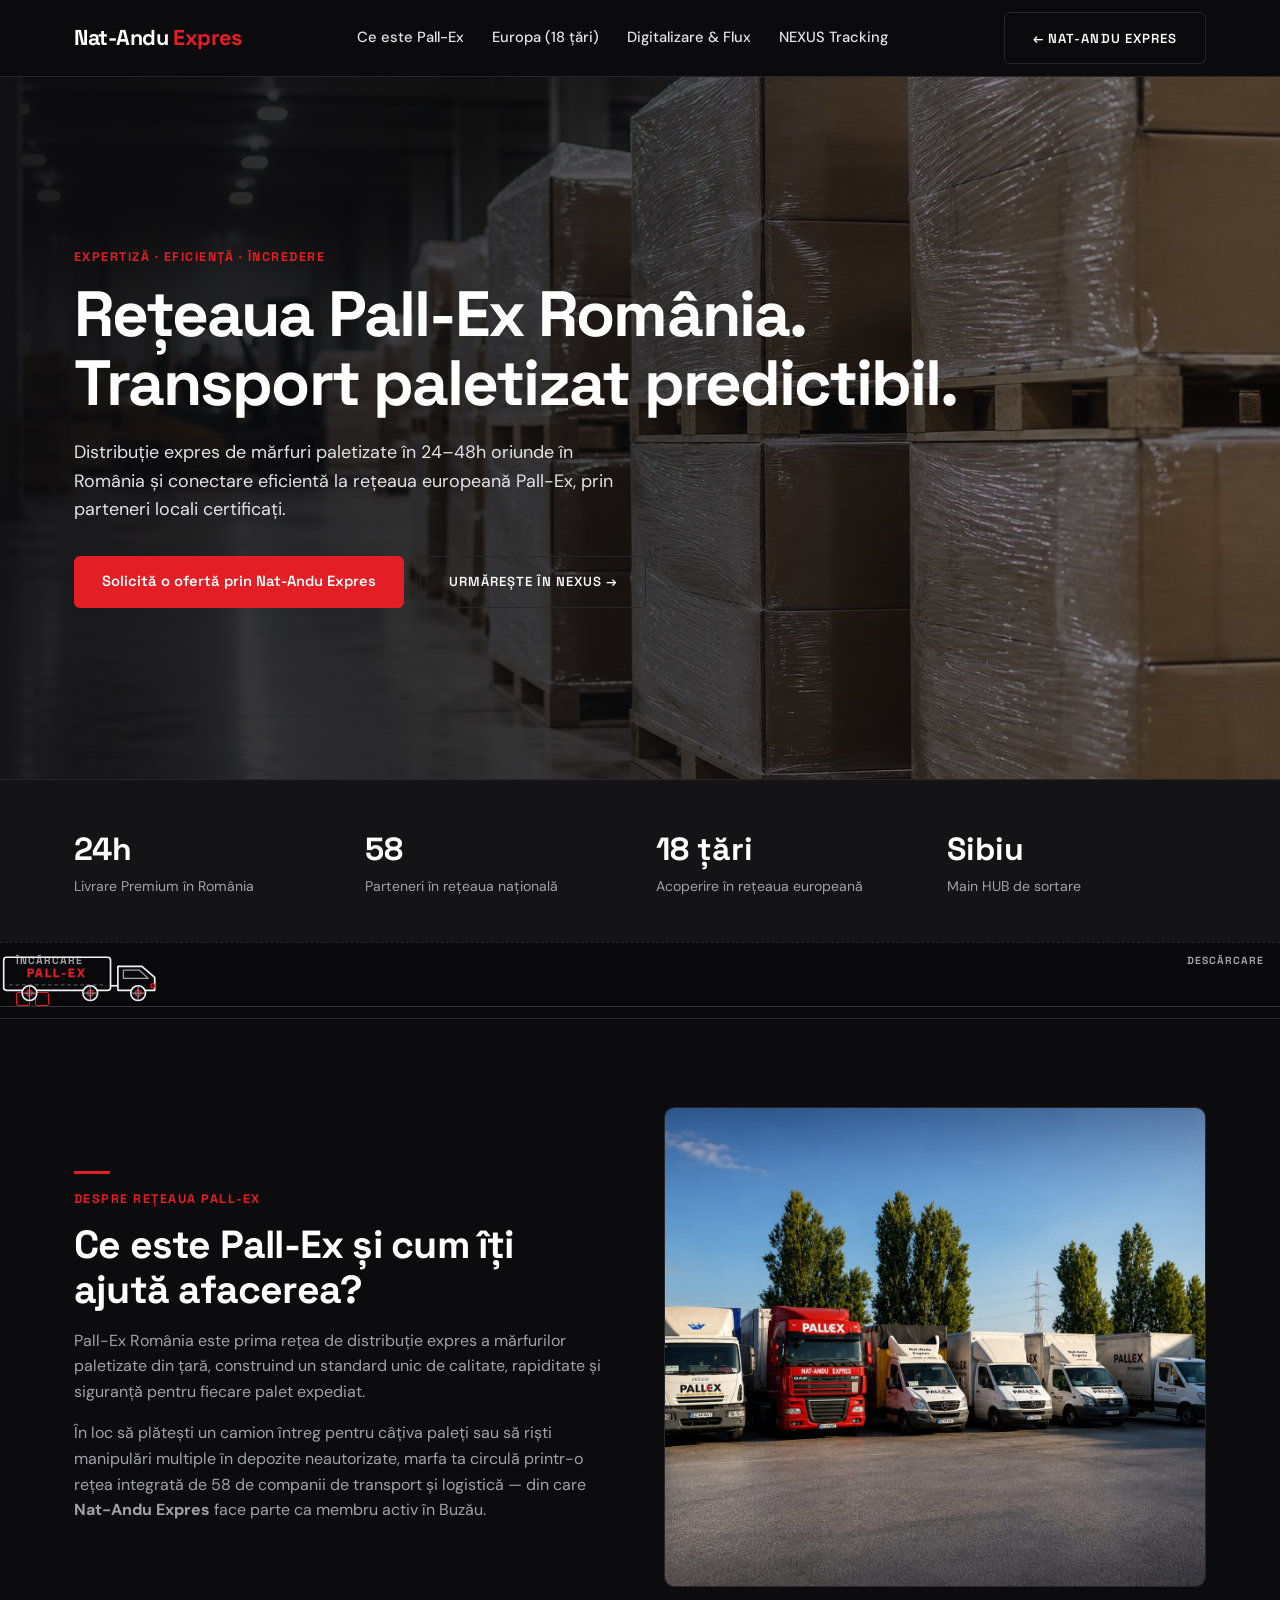
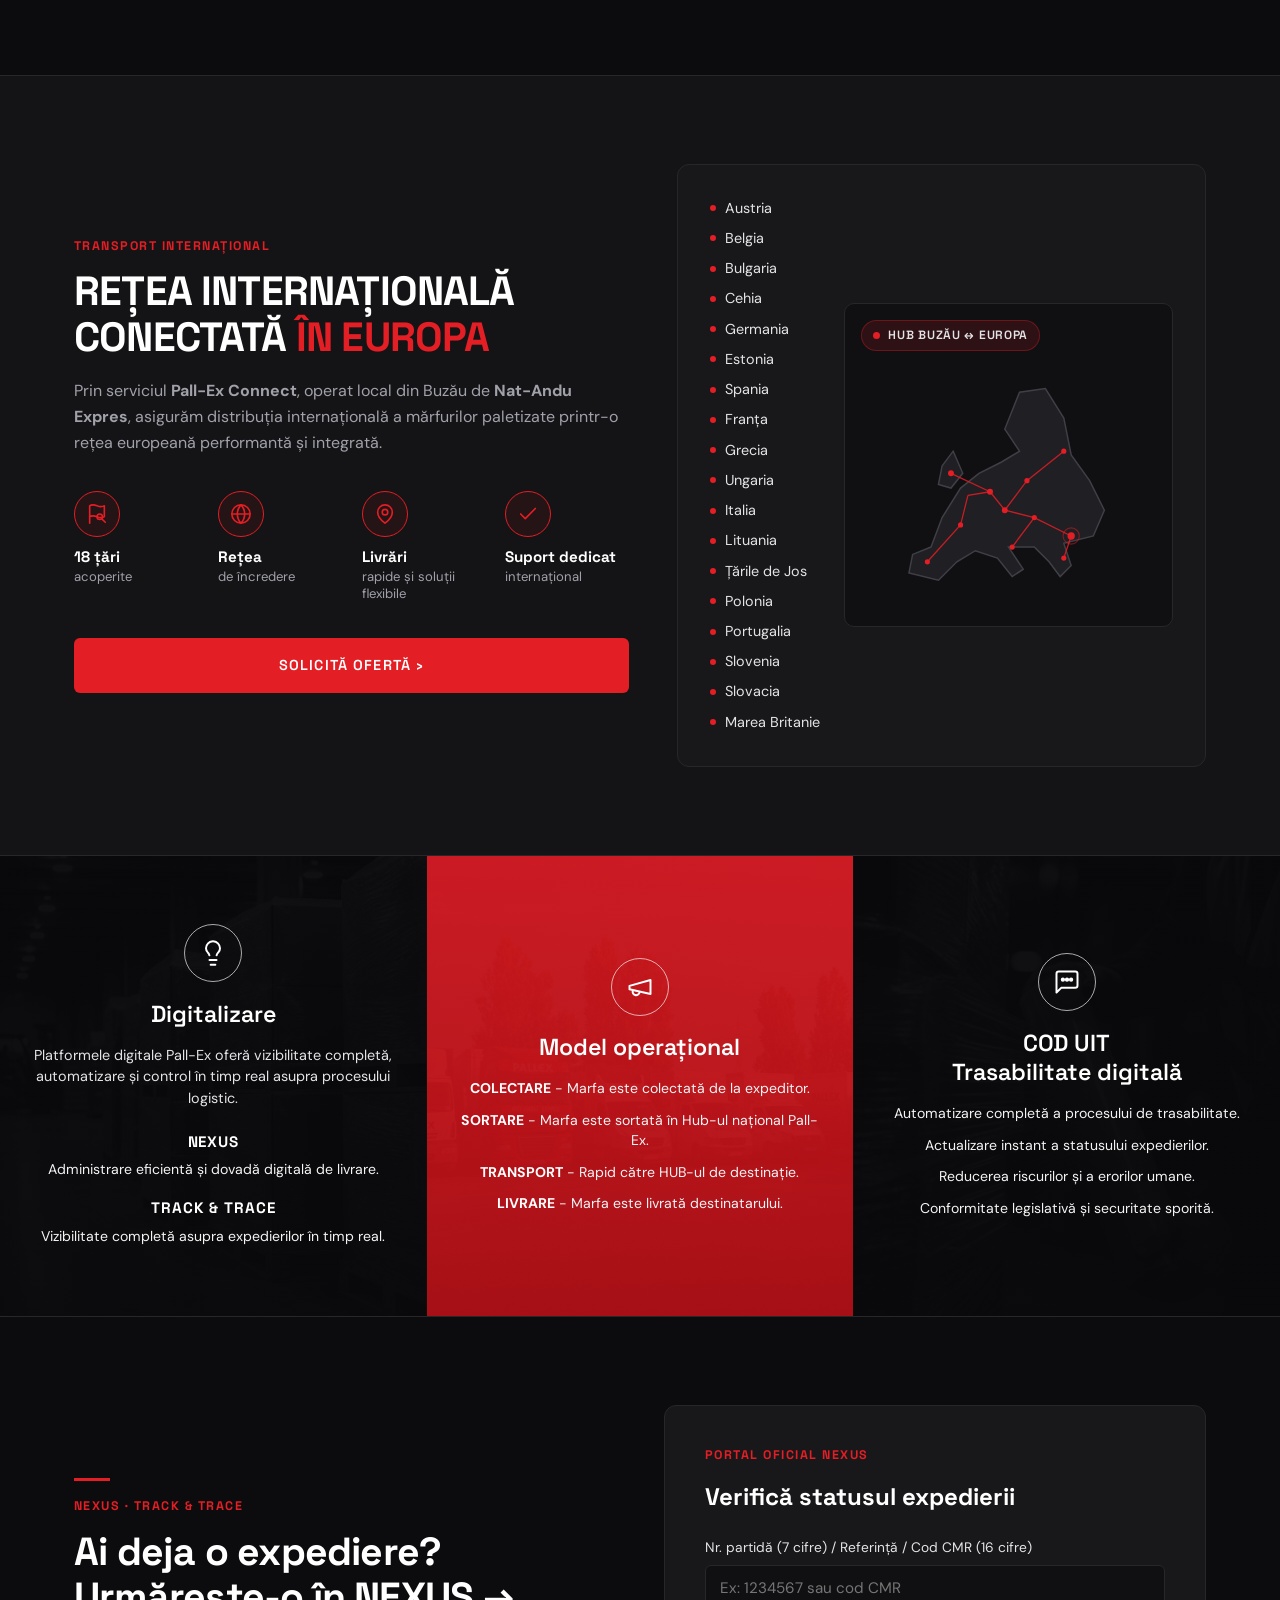
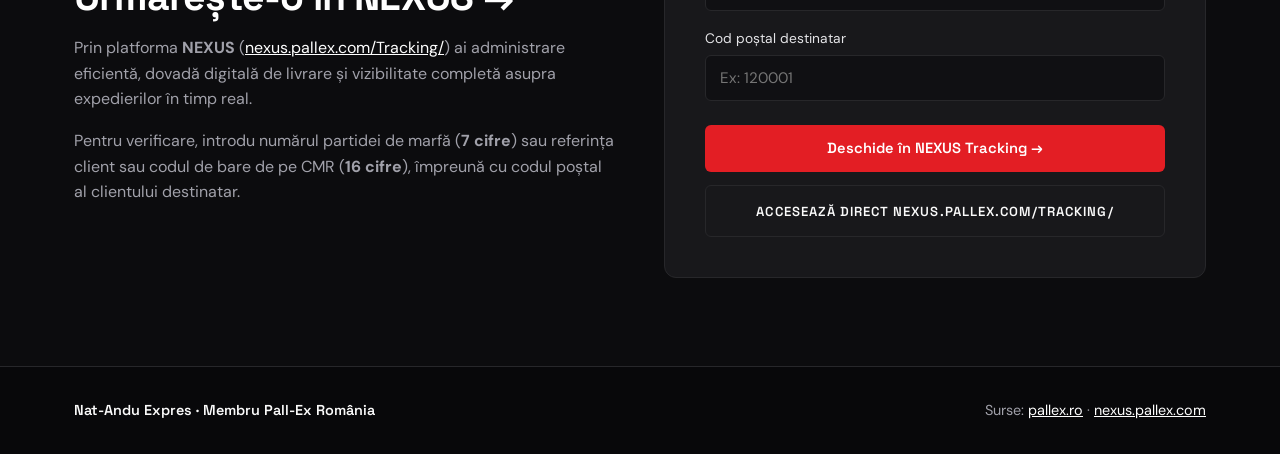
<file: pallex.html>
<!DOCTYPE html>
<html lang="ro">
  <head>
    <meta charset="utf-8">
    <meta name="viewport" content="width=device-width, initial-scale=1">
    <title>Rețeaua Pall-Ex România | Distribuție expres de mărfuri paletizate</title>
    <meta name="description" content="Descoperă rețeaua Pall-Ex România: livrare premium în 24h, acoperire națională prin 58 de parteneri, sistem Track & Trace, NEXUS și conexiune europeană.">
    
    <link rel="preconnect" href="https://fonts.googleapis.com">
    <link rel="preconnect" href="https://fonts.gstatic.com" crossorigin>
    <link rel="stylesheet" href="https://fonts.googleapis.com/css2?family=Space+Grotesk:wght@500;600;700&family=DM+Sans:wght@400;500&display=swap">
    <link rel="stylesheet" href="Styles (2).css">
  </head>
  <body id="top">
    <!-- Header -->
    <header class="site-header">
      <div class="container header-inner">
        <a class="brand" href="index.html">Nat-Andu <span>Expres</span></a>

        <nav class="nav" id="nav">
          <a href="#ce-este">Ce este Pall-Ex</a>
          <a href="#international">Europa (18 țări)</a>
          <a href="#piloni-digitali">Digitalizare &amp; Flux</a>
          <a href="#tracking">NEXUS Tracking</a>
        </nav>

        <a class="btn btn-ghost" href="index.html">← Nat-Andu Expres</a>

        <button class="nav-toggle" id="navToggle" aria-label="Meniu" aria-expanded="false">
          <span></span><span></span><span></span>
        </button>
      </div>
    </header>

    <main>
      <!-- Hero Pall-Ex -->
      <section class="hero">
        <img class="hero-img" src="assets/warehouse-pallets.jpg" alt="Terminal logistic și paleți pregătiți pentru distribuție în rețeaua Pall-Ex" width="1920" height="1200">
        <div class="hero-scrim"></div>
        <div class="container hero-content">
          <p class="eyebrow">Expertiză · Eficiență · Încredere</p>
          <h1>Rețeaua Pall-Ex România.<br>Transport paletizat predictibil.</h1>
          <p class="lead">
            Distribuție expres de mărfuri paletizate în 24–48h oriunde în România și conectare
            eficientă la rețeaua europeană Pall-Ex, prin parteneri locali certificați.
          </p>
          <div class="hero-actions">
            <a class="btn btn-primary" href="index.html#contact">Solicită o ofertă prin Nat-Andu Expres</a>
            <a class="btn btn-ghost" href="https://nexus.pallex.com/Tracking/" target="_blank" rel="noreferrer">Urmărește în NEXUS →</a>
          </div>
        </div>
      </section>

      <!-- Stats Pall-Ex + Animație Camion Pall-Ex (Dus-Întors Continuu) -->
      <section class="band stats">
        <div class="container stats-grid">
          <div class="stat">
            <p class="stat-value">24h</p>
            <p class="stat-label">Livrare Premium în România</p>
          </div>
          <div class="stat">
            <p class="stat-value">58</p>
            <p class="stat-label">Parteneri în rețeaua națională</p>
          </div>
          <div class="stat">
            <p class="stat-value">18 țări</p>
            <p class="stat-label">Acoperire în rețeaua europeană</p>
          </div>
          <div class="stat">
            <p class="stat-value">Sibiu</p>
            <p class="stat-label">Main HUB de sortare</p>
          </div>
        </div>

        <div class="truck-lane" aria-hidden="true">
          <div class="dock-station dock-left">
            <span class="dock-label">ÎNCĂRCARE</span>
            <div class="pallet-box pallet-load-1"></div>
            <div class="pallet-box pallet-load-2"></div>
          </div>

          <div class="pallex-truck-runner">
            <div class="pallex-truck-flip">
              <svg class="pallex-truck-svg" viewBox="0 0 190 64" fill="none" xmlns="http://www.w3.org/2000/svg">
                <rect x="4" y="10" width="116" height="36" rx="3" stroke="#f4f4f5" stroke-width="1.8"/>
                <line x1="10" y1="40" x2="114" y2="40" stroke="#52525b" stroke-width="1.2" stroke-dasharray="4 3"/>
                <text x="62" y="31" text-anchor="middle" fill="#e31e24" stroke="#e31e24" stroke-width="0.4" font-family="Space Grotesk, sans-serif" font-size="13" font-weight="700" letter-spacing="2.2">PALL-EX</text>

                <line x1="120" y1="41" x2="128" y2="41" stroke="#f4f4f5" stroke-width="1.8"/>

                <path d="M128 20 H154 L168 32 V46 H128 Z" stroke="#f4f4f5" stroke-width="1.8" stroke-linejoin="round"/>
                <path d="M134 24 H151 L161 33 H134 Z" stroke="#a1a1aa" stroke-width="1.4" stroke-linejoin="round"/>
                <rect x="164" y="39" width="4" height="4" rx="1" stroke="#e31e24" stroke-width="1.4"/>

                <g class="truck-wheel" style="transform-origin: 32px 49px;">
                  <circle cx="32" cy="49" r="8" fill="#0c0c0e" stroke="#f4f4f5" stroke-width="1.8"/>
                  <circle cx="32" cy="49" r="3" stroke="#e31e24" stroke-width="1.4"/>
                  <line x1="32" y1="41" x2="32" y2="57" stroke="#a1a1aa" stroke-width="1.1"/>
                  <line x1="24" y1="49" x2="40" y2="49" stroke="#a1a1aa" stroke-width="1.1"/>
                </g>

                <g class="truck-wheel" style="transform-origin: 98px 49px;">
                  <circle cx="98" cy="49" r="8" fill="#0c0c0e" stroke="#f4f4f5" stroke-width="1.8"/>
                  <circle cx="98" cy="49" r="3" stroke="#e31e24" stroke-width="1.4"/>
                  <line x1="98" y1="41" x2="98" y2="57" stroke="#a1a1aa" stroke-width="1.1"/>
                  <line x1="90" y1="49" x2="106" y2="49" stroke="#a1a1aa" stroke-width="1.1"/>
                </g>

                <g class="truck-wheel" style="transform-origin: 150px 49px;">
                  <circle cx="150" cy="49" r="8" fill="#0c0c0e" stroke="#f4f4f5" stroke-width="1.8"/>
                  <circle cx="150" cy="49" r="3" stroke="#e31e24" stroke-width="1.4"/>
                  <line x1="150" y1="41" x2="150" y2="57" stroke="#a1a1aa" stroke-width="1.1"/>
                  <line x1="142" y1="49" x2="158" y2="49" stroke="#a1a1aa" stroke-width="1.1"/>
                </g>
              </svg>
            </div>
          </div>

          <div class="dock-station dock-right">
            <span class="dock-label">DESCĂRCARE</span>
            <div class="pallet-box pallet-unload-1"></div>
            <div class="pallet-box pallet-unload-2"></div>
          </div>

          <div class="truck-road-line"></div>
        </div>
      </section>

      <!-- Ce este Pall-Ex -->
      <section id="ce-este" class="section container split split-center">
        <div class="rule reveal">
          <p class="eyebrow">Despre rețeaua Pall-Ex</p>
          <h2>Ce este Pall-Ex și cum îți ajută afacerea?</h2>
          <p class="muted">
            Pall-Ex România este prima rețea de distribuție expres a mărfurilor paletizate din țară,
            construind un standard unic de calitate, rapiditate și siguranță pentru fiecare palet expediat.
          </p>
          <p class="muted" style="margin-top: 1rem;">
            În loc să plătești un camion întreg pentru câțiva paleți sau să riști manipulări multiple
            în depozite neautorizate, marfa ta circulă printr-o rețea integrată de 58 de companii de
            transport și logistică — din care <strong>Nat-Andu Expres</strong> face parte ca membru activ în Buzău.
          </p>
        </div>
        <img class="media media-tall reveal" src="assets/backdrop.jpeg" alt="Flota Nat-Andu Expres, membru al rețelei Pall-Ex România" width="1280" height="960" loading="lazy">
      </section>

      <!-- Transport Internațional - Pall-Ex Connect (18 Țări) -->
      <section id="international" class="band band-top">
        <div class="container section intl-grid">
          <div class="intl-info reveal">
            <p class="eyebrow">Transport Internațional</p>
            <h2 class="intl-title">
              Rețea internațională<br>
              conectată <span>în Europa</span>
            </h2>
            <p class="muted">
              Prin serviciul <strong>Pall-Ex Connect</strong>, operat local din Buzău de
              <strong>Nat-Andu Expres</strong>, asigurăm distribuția internațională a mărfurilor
              paletizate printr-o rețea europeană performantă și integrată.
            </p>

            <div class="intl-features">
              <div class="intl-feature">
                <div class="intl-icon">
                  <svg viewBox="0 0 24 24" fill="none" stroke="currentColor" stroke-width="1.8" stroke-linecap="round" stroke-linejoin="round">
                    <path d="M4 15s1-1 4-1 5 2 8 2 4-1 4-1V3s-1 1-4 1-5-2-8-2-4 1-4 1z"></path>
                    <line x1="4" y1="22" x2="4" y2="15"></line>
                    <circle cx="15" cy="15" r="3"></circle>
                    <line x1="17.5" y1="17.5" x2="21" y2="21"></line>
                  </svg>
                </div>
                <div>
                  <strong>18 țări</strong>
                  <span>acoperite</span>
                </div>
              </div>

              <div class="intl-feature">
                <div class="intl-icon">
                  <svg viewBox="0 0 24 24" fill="none" stroke="currentColor" stroke-width="1.8" stroke-linecap="round" stroke-linejoin="round">
                    <circle cx="12" cy="12" r="10"></circle>
                    <path d="M12 2a14.5 14.5 0 0 0 0 20 14.5 14.5 0 0 0 0-20"></path>
                    <path d="M2 12h20"></path>
                  </svg>
                </div>
                <div>
                  <strong>Rețea</strong>
                  <span>de încredere</span>
                </div>
              </div>

              <div class="intl-feature">
                <div class="intl-icon">
                  <svg viewBox="0 0 24 24" fill="none" stroke="currentColor" stroke-width="1.8" stroke-linecap="round" stroke-linejoin="round">
                    <path d="M20 10c0 6-8 12-8 12s-8-6-8-12a8 8 0 0 1 16 0Z"></path>
                    <circle cx="12" cy="10" r="3"></circle>
                  </svg>
                </div>
                <div>
                  <strong>Livrări</strong>
                  <span>rapide și soluții flexibile</span>
                </div>
              </div>

              <div class="intl-feature">
                <div class="intl-icon">
                  <svg viewBox="0 0 24 24" fill="none" stroke="currentColor" stroke-width="1.8" stroke-linecap="round" stroke-linejoin="round">
                    <polyline points="20 6 9 17 4 12"></polyline>
                  </svg>
                </div>
                <div>
                  <strong>Suport dedicat</strong>
                  <span>internațional</span>
                </div>
              </div>
            </div>

            <a class="btn btn-primary btn-full-intl" href="index.html#contact">
              Solicită ofertă &rsaquo;
            </a>
          </div>

          <div class="intl-network reveal">
            <ul class="countries-list">
              <li>Austria</li>
              <li>Belgia</li>
              <li>Bulgaria</li>
              <li>Cehia</li>
              <li>Germania</li>
              <li>Estonia</li>
              <li>Spania</li>
              <li>Franța</li>
              <li>Grecia</li>
              <li>Ungaria</li>
              <li>Italia</li>
              <li>Lituania</li>
              <li>Țările de Jos</li>
              <li>Polonia</li>
              <li>Portugalia</li>
              <li>Slovenia</li>
              <li>Slovacia</li>
              <li>Marea Britanie</li>
            </ul>

            <div class="europe-visual">
              <div class="europe-badge">
                <span class="pulse-dot"></span>
                Hub Buzău &harr; Europa
              </div>
              <svg class="europe-svg" viewBox="0 0 400 340" fill="none" xmlns="http://www.w3.org/2000/svg" aria-label="Hartă conexiuni europene Pall-Ex">
                <path d="M95 255 L70 265 L65 290 L105 300 L130 275 L155 260 L185 270 L205 295 L220 285 L200 255 L235 255 L255 275 L270 295 L285 280 L275 250 L315 240 L330 205 L310 165 L285 130 L275 80 L250 40 L215 45 L195 95 L215 125 L190 140 L160 155 L135 175 L110 215 Z" fill="#1f1f24" stroke="#3f3f46" stroke-width="2"/>
                <path d="M110 145 L125 125 L138 155 L122 175 L105 170 Z" fill="#1f1f24" stroke="#3f3f46" stroke-width="2"/>
                <g stroke="#e31e24" stroke-width="1.8" stroke-opacity="0.85">
                  <line x1="285" y1="240" x2="235" y2="215"/>
                  <line x1="285" y1="240" x2="275" y2="270"/>
                  <line x1="235" y1="215" x2="195" y2="205"/>
                  <line x1="235" y1="215" x2="205" y2="255"/>
                  <line x1="195" y1="205" x2="175" y2="180"/>
                  <line x1="195" y1="205" x2="225" y2="165"/>
                  <line x1="175" y1="180" x2="145" y2="185"/>
                  <line x1="175" y1="180" x2="122" y2="155"/>
                  <line x1="145" y1="185" x2="135" y2="225"/>
                  <line x1="135" y1="225" x2="90" y2="275"/>
                  <line x1="225" y1="165" x2="275" y2="125"/>
                </g>
                <g fill="#e31e24">
                  <circle cx="285" cy="240" r="5"/>
                  <circle cx="235" cy="215" r="3.5"/>
                  <circle cx="195" cy="205" r="4"/>
                  <circle cx="205" cy="255" r="3.5"/>
                  <circle cx="175" cy="180" r="4"/>
                  <circle cx="122" cy="155" r="4"/>
                  <circle cx="135" cy="225" r="3.5"/>
                  <circle cx="90" cy="275" r="3.5"/>
                  <circle cx="225" cy="165" r="3.5"/>
                  <circle cx="275" cy="125" r="3.5"/>
                  <circle cx="275" cy="270" r="3.5"/>
                </g>
                <circle cx="285" cy="240" r="11" stroke="#e31e24" stroke-width="1.5" stroke-opacity="0.5"/>
              </svg>
            </div>
          </div>
        </div>
      </section>

      <!-- Digitalizare, Model Operațional & COD UIT (cu hover roșu) -->
      <section id="piloni-digitali" class="triptych-section reveal">
        <div class="triptych-grid">
          <article class="triptych-panel panel-dark">
            <div class="panel-bg panel-bg-tech"></div>
            <div class="panel-scrim"></div>
            <div class="panel-content">
              <div class="panel-icon">
                <svg viewBox="0 0 24 24" fill="none" stroke="currentColor" stroke-width="1.7" stroke-linecap="round" stroke-linejoin="round">
                  <path d="M9 18h6"></path>
                  <path d="M10 22h4"></path>
                  <path d="M15.09 14c.18-.98.65-1.74 1.41-2.5A4.65 4.65 0 0 0 18 8 6 6 0 0 0 6 8c0 1 .23 2.23 1.5 3.5A4.61 4.61 0 0 1 8.91 14"></path>
                </svg>
              </div>
              <h3>Digitalizare</h3>
              <p class="panel-lead">
                Platformele digitale Pall-Ex oferă vizibilitate completă, automatizare și control în timp real asupra procesului logistic.
              </p>
              <div class="panel-subblock">
                <h4>NEXUS</h4>
                <p>Administrare eficientă și dovadă digitală de livrare.</p>
              </div>
              <div class="panel-subblock">
                <h4>TRACK &amp; TRACE</h4>
                <p>Vizibilitate completă asupra expedierilor în timp real.</p>
              </div>
            </div>
          </article>

          <article class="triptych-panel panel-red">
            <div class="panel-bg panel-bg-fleet"></div>
            <div class="panel-scrim-red"></div>
            <div class="panel-content">
              <div class="panel-icon">
                <svg viewBox="0 0 24 24" fill="none" stroke="currentColor" stroke-width="1.7" stroke-linecap="round" stroke-linejoin="round">
                  <path d="m3 11 18-5v12L3 14v-3z"></path>
                  <path d="M11.6 16.8a3 3 0 1 1-5.8-1.6"></path>
                </svg>
              </div>
              <h3>Model operațional</h3>
              <ul class="ops-list">
                <li><strong>COLECTARE</strong> - Marfa este colectată de la expeditor.</li>
                <li><strong>SORTARE</strong> - Marfa este sortată în Hub-ul național Pall-Ex.</li>
                <li><strong>TRANSPORT</strong> - Rapid către HUB-ul de destinație.</li>
                <li><strong>LIVRARE</strong> - Marfa este livrată destinatarului.</li>
              </ul>
            </div>
          </article>

          <article class="triptych-panel panel-dark">
            <div class="panel-bg panel-bg-uit"></div>
            <div class="panel-scrim"></div>
            <div class="panel-content">
              <div class="panel-icon">
                <svg viewBox="0 0 24 24" fill="none" stroke="currentColor" stroke-width="1.7" stroke-linecap="round" stroke-linejoin="round">
                  <path d="M21 15a2 2 0 0 1-2 2H7l-4 4V5a2 2 0 0 1 2-2h14a2 2 0 0 1 2 2z"></path>
                  <circle cx="8.5" cy="10" r="1" fill="currentColor"></circle>
                  <circle cx="12" cy="10" r="1" fill="currentColor"></circle>
                  <circle cx="15.5" cy="10" r="1" fill="currentColor"></circle>
                </svg>
              </div>
              <h3>COD UIT<br>Trasabilitate digitală</h3>
              <ul class="uit-list">
                <li>Automatizare completă a procesului de trasabilitate.</li>
                <li>Actualizare instant a statusului expedierilor.</li>
                <li>Reducerea riscurilor și a erorilor umane.</li>
                <li>Conformitate legislativă și securitate sporită.</li>
              </ul>
            </div>
          </article>
        </div>
      </section>

      <!-- Track & Trace / NEXUS -->
      <section id="tracking" class="section container split split-center">
        <div class="rule reveal">
          <p class="eyebrow">NEXUS · Track &amp; Trace</p>
          <h2>Ai deja o expediere? Urmărește-o în NEXUS →</h2>
          <p class="muted">
            Prin platforma <strong>NEXUS</strong> (<a href="https://nexus.pallex.com/Tracking/" target="_blank" rel="noreferrer" style="color: #ffffff; text-decoration: underline;">nexus.pallex.com/Tracking/</a>)
            ai administrare eficientă, dovadă digitală de livrare și vizibilitate completă asupra
            expedierilor în timp real.
          </p>
          <p class="muted" style="margin-top: 1rem;">
            Pentru verificare, introdu numărul partidei de marfă (<strong>7 cifre</strong>) sau
            referința client sau codul de bare de pe CMR (<strong>16 cifre</strong>), împreună cu
            codul poștal al clientului destinatar.
          </p>
        </div>

        <form class="tracking-box reveal" id="nexusTrackForm">
          <p class="eyebrow">Portal Oficial NEXUS</p>
          <h3>Verifică statusul expedierii</h3>
          <div class="nexus-fields">
            <label class="nexus-field">
              <span>Nr. partidă (7 cifre) / Referință / Cod CMR (16 cifre)</span>
              <input type="text" id="nexusRef" placeholder="Ex: 1234567 sau cod CMR" required>
            </label>
            <label class="nexus-field">
              <span>Cod poștal destinatar</span>
              <input type="text" id="nexusPostcode" placeholder="Ex: 120001" required>
            </label>
          </div>
          <div class="tracking-actions">
            <button type="submit" class="btn btn-primary">Deschide în NEXUS Tracking →</button>
            <a class="btn btn-ghost" href="https://nexus.pallex.com/Tracking/" target="_blank" rel="noreferrer">Accesează direct nexus.pallex.com/Tracking/</a>
          </div>
        </form>
      </section>
    </main>

    <footer class="site-footer">
      <div class="container footer-inner">
        <p class="footer-brand">Nat-Andu Expres · Membru Pall-Ex România</p>
        <p>Surse: <a href="https://www.pallex.ro/" target="_blank" rel="noreferrer" style="color: #ffffff; text-decoration: underline;">pallex.ro</a> · <a href="https://nexus.pallex.com/Tracking/" target="_blank" rel="noreferrer" style="color: #ffffff; text-decoration: underline;">nexus.pallex.com</a></p>
      </div>
    </footer>

    <script src="script.js"></script>
    <script>
      const trackForm = document.getElementById('nexusTrackForm');
      if (trackForm) {
        trackForm.addEventListener('submit', (e) => {
          e.preventDefault();
          const refVal = document.getElementById('nexusRef').value.trim();
          const postVal = document.getElementById('nexusPostcode').value.trim();
          if (refVal && navigator.clipboard) {
            navigator.clipboard.writeText(`${refVal} | Cod poștal: ${postVal}`).catch(() => {});
          }
          window.open('https://nexus.pallex.com/Tracking/', '_blank', 'noopener,noreferrer');
        });
      }
    </script>
  </body>
</html>
</file>
<file: Styles (2).css>
/* =========================================================
   Styles (2).css — Stiluri dedicate paginii Rețeaua Pall-Ex
   ========================================================= */
:root {
  --bg: #0c0c0e;
  --bg-dark: #141416;
  --surface: #18181b;
  --text: #fafafa;
  --text-light: #fafafa;
  --muted: #a1a1aa;
  --muted-dark: #a1a1aa;
  --accent: #e31e24;
  --accent-hover: #c4161c;
  --border: #27272a;
  --border-dark: #27272a;
  --font-display: 'Space Grotesk', sans-serif;
  --font-body: 'DM Sans', sans-serif;
}

*, *::before, *::after {
  box-sizing: border-box;
  margin: 0;
  padding: 0;
}

html {
  scroll-behavior: smooth;
  font-family: var(--font-body);
  color: var(--text);
  background-color: var(--bg);
  line-height: 1.6;
}

img {
  max-width: 100%;
  display: block;
}

a {
  color: inherit;
  text-decoration: none;
}

.container {
  width: 100%;
  max-width: 1180px;
  margin: 0 auto;
  padding: 0 1.5rem;
}

/* =========================================================
   Header & Navigare
   ========================================================= */
.site-header {
  position: sticky;
  top: 0;
  z-index: 50;
  background: rgba(12, 12, 14, 0.94);
  backdrop-filter: blur(8px);
  border-bottom: 1px solid var(--border);
}

.header-inner {
  display: flex;
  align-items: center;
  justify-content: space-between;
  height: 76px;
}

.brand {
  font-family: var(--font-display);
  font-weight: 700;
  font-size: 1.35rem;
  letter-spacing: -0.02em;
  color: #ffffff;
}

.brand span {
  color: var(--accent);
}

.nav {
  display: flex;
  gap: 1.75rem;
  font-weight: 500;
  font-size: 0.92rem;
  color: #e4e4e7;
}

.nav a:hover {
  color: var(--accent);
}

.nav-toggle {
  display: none;
  flex-direction: column;
  gap: 5px;
  background: none;
  border: none;
  cursor: pointer;
  padding: 4px;
}

.nav-toggle span {
  width: 24px;
  height: 2px;
  background: #ffffff;
  display: block;
}

@media (max-width: 900px) {
  .nav {
    position: absolute;
    top: 76px;
    left: 0;
    right: 0;
    background: var(--bg);
    flex-direction: column;
    padding: 1.5rem;
    gap: 1.25rem;
    border-bottom: 1px solid var(--border);
    display: none;
  }

  .nav.is-open {
    display: flex;
  }

  .nav-toggle {
    display: flex;
  }
}

/* =========================================================
   Hero Section
   ========================================================= */
.hero {
  position: relative;
  min-height: 78vh;
  display: flex;
  align-items: center;
  color: var(--text-light);
  overflow: hidden;
  background-color: var(--bg);
}

.hero-img {
  position: absolute;
  inset: 0;
  width: 100%;
  height: 100%;
  object-fit: cover;
  z-index: 0;
}

.hero-scrim {
  position: absolute;
  inset: 0;
  background: linear-gradient(90deg, rgba(12, 12, 14, 0.92) 0%, rgba(12, 12, 14, 0.65) 60%, rgba(12, 12, 14, 0.35) 100%);
  z-index: 1;
}

.hero-content {
  position: relative;
  z-index: 2;
  padding-top: 4rem;
  padding-bottom: 4rem;
}

.hero-actions {
  display: flex;
  flex-wrap: wrap;
  gap: 1rem;
}

.eyebrow {
  font-family: var(--font-display);
  text-transform: uppercase;
  font-size: 0.78rem;
  font-weight: 700;
  letter-spacing: 0.12em;
  color: var(--accent);
  margin-bottom: 0.75rem;
}

.hero h1 {
  font-family: var(--font-display);
  font-size: clamp(2.4rem, 5vw, 4rem);
  line-height: 1.08;
  letter-spacing: -0.03em;
  margin-bottom: 1.25rem;
  color: #ffffff;
}

.lead {
  max-width: 560px;
  font-size: 1.12rem;
  color: #e4e4e7;
  margin-bottom: 2rem;
}

/* =========================================================
   Butoane
   ========================================================= */
.btn {
  display: inline-block;
  font-family: var(--font-display);
  font-weight: 600;
  font-size: 0.92rem;
  padding: 0.9rem 1.75rem;
  border-radius: 6px;
  transition: all 0.2s ease;
  cursor: pointer;
  border: none;
}

.btn-primary {
  background: var(--accent);
  color: #ffffff;
}

.btn-primary:hover {
  background: var(--accent-hover);
}

.btn-ghost {
  border: 1px solid var(--border-dark);
  color: var(--text-light);
  text-transform: uppercase;
  font-size: 0.82rem;
  letter-spacing: 0.08em;
  background: transparent;
}

.btn-ghost:hover {
  border-color: var(--accent);
  background: rgba(227, 30, 36, 0.15);
}

/* =========================================================
   Stats Band & Animație Camion PALL-EX Outline (Dus-Întors)
   ========================================================= */
.band {
  background-color: var(--bg-dark);
  color: var(--text-light);
}

.band-top {
  border-top: 1px solid var(--border-dark);
}

.stats {
  border-top: 1px solid var(--border-dark);
  border-bottom: 1px solid var(--border-dark);
}

.stats-grid {
  display: grid;
  grid-template-columns: repeat(auto-fit, minmax(180px, 1fr));
  gap: 2rem;
  padding-top: 2.75rem;
  padding-bottom: 2.75rem;
}

.stat-value {
  font-family: var(--font-display);
  font-size: 2rem;
  font-weight: 700;
  color: #ffffff;
}

.stat-label {
  font-size: 0.88rem;
  color: var(--muted-dark);
}

.truck-lane {
  position: relative;
  width: 100%;
  height: 76px;
  overflow: hidden;
  border-top: 1px dashed rgba(255, 255, 255, 0.12);
  background: #09090b;
}

.truck-road-line {
  position: absolute;
  left: 0;
  right: 0;
  bottom: 11px;
  height: 1px;
  background: rgba(255, 255, 255, 0.18);
  z-index: 1;
}

.dock-station {
  position: absolute;
  bottom: 12px;
  z-index: 2;
  display: flex;
  align-items: flex-end;
  gap: 5px;
}

.dock-left {
  left: 16px;
}

.dock-right {
  right: 16px;
}

.dock-label {
  position: absolute;
  bottom: 36px;
  font-family: var(--font-display);
  font-size: 0.65rem;
  font-weight: 700;
  letter-spacing: 0.1em;
  color: #a1a1aa;
  white-space: nowrap;
}

.dock-right .dock-label {
  right: 0;
}

.pallet-box {
  width: 14px;
  height: 14px;
  border: 1.5px solid #e31e24;
  border-radius: 2px;
  background: transparent;
}

.pallet-load-1 {
  animation: loadPalletRoundTrip 14s linear infinite;
}

.pallet-load-2 {
  animation: loadPalletRoundTrip 14s linear 0.25s infinite;
}

.pallet-unload-1 {
  opacity: 0;
  animation: unloadPalletRoundTrip 14s linear infinite;
}

.pallet-unload-2 {
  opacity: 0;
  animation: unloadPalletRoundTrip 14s linear 0.25s infinite;
}

.pallex-truck-runner {
  position: absolute;
  bottom: 11px;
  left: 0;
  z-index: 3;
  animation: truckRoundTripMove 14s linear infinite;
}

.pallex-truck-flip {
  display: block;
  animation: truckRoundTripFlip 14s steps(1, end) infinite;
}

.pallex-truck-svg {
  width: 175px;
  height: auto;
  display: block;
}

.truck-wheel {
  animation: wheelSpin 0.75s linear infinite;
}

@keyframes wheelSpin {
  from {
    transform: rotate(0deg);
  }
  to {
    transform: rotate(360deg);
  }
}

@keyframes truckRoundTripMove {
  0% {
    transform: translateX(32px);
  }
  12% {
    transform: translateX(40px);
  }
  44% {
    transform: translateX(calc(100vw - 215px));
  }
  54% {
    transform: translateX(calc(100vw - 208px));
  }
  88% {
    transform: translateX(36px);
  }
  100% {
    transform: translateX(32px);
  }
}

@keyframes truckRoundTripFlip {
  0% {
    transform: scaleX(1);
  }
  54.5% {
    transform: scaleX(-1);
  }
  92% {
    transform: scaleX(1);
  }
  100% {
    transform: scaleX(1);
  }
}

@keyframes loadPalletRoundTrip {
  0% {
    opacity: 1;
    transform: translate(0, 0) scale(1);
  }
  7% {
    opacity: 1;
    transform: translate(22px, -6px) scale(0.95);
  }
  11%, 88% {
    opacity: 0;
    transform: translate(34px, -9px) scale(0.7);
  }
  94% {
    opacity: 1;
    transform: translate(12px, -3px) scale(0.92);
  }
  100% {
    opacity: 1;
    transform: translate(0, 0) scale(1);
  }
}

@keyframes unloadPalletRoundTrip {
  0%, 43% {
    opacity: 0;
    transform: translate(-22px, -8px) scale(0.75);
  }
  47% {
    opacity: 1;
    transform: translate(-8px, -4px) scale(0.95);
  }
  53% {
    opacity: 1;
    transform: translate(0, 0) scale(1);
  }
  56%, 100% {
    opacity: 0;
    transform: translate(-18px, -6px) scale(0.8);
  }
}

@media (prefers-reduced-motion: reduce) {
  .pallex-truck-runner,
  .pallex-truck-flip,
  .truck-wheel,
  .pallet-load-1,
  .pallet-load-2,
  .pallet-unload-1,
  .pallet-unload-2 {
    animation: none;
  }
}

/* =========================================================
   Secțiuni Generale & Tipografie
   ========================================================= */
.section {
  padding-top: 5.5rem;
  padding-bottom: 5.5rem;
}

.rule::before {
  content: "";
  display: block;
  width: 36px;
  height: 3px;
  background: var(--accent);
  margin-bottom: 1rem;
}

h2 {
  font-family: var(--font-display);
  font-size: clamp(1.75rem, 3.2vw, 2.45rem);
  line-height: 1.15;
  letter-spacing: -0.02em;
  margin-bottom: 1rem;
  color: #ffffff;
}

.muted {
  color: var(--muted);
  max-width: 620px;
}

/* =========================================================
   Split Layouts & Media
   ========================================================= */
.split {
  display: grid;
  grid-template-columns: 1fr;
  gap: 3rem;
}

@media (min-width: 860px) {
  .split {
    grid-template-columns: 1fr 1fr;
  }

  .split-center {
    align-items: center;
  }
}

.media {
  border-radius: 10px;
  object-fit: cover;
  width: 100%;
  border: 1px solid var(--border);
}

.media-tall {
  max-height: 480px;
}

/* =========================================================
   Secțiunea Transport Internațional (18 Țări Europene)
   ========================================================= */
.intl-grid {
  display: grid;
  grid-template-columns: 1fr;
  gap: 3rem;
  align-items: center;
}

@media (min-width: 960px) {
  .intl-grid {
    grid-template-columns: 1.05fr 1fr;
  }
}

.intl-title {
  text-transform: uppercase;
  font-size: clamp(1.85rem, 3.3vw, 2.55rem);
  line-height: 1.12;
  margin-bottom: 1.1rem;
  color: #ffffff;
}

.intl-title span {
  color: var(--accent);
}

.intl-features {
  display: grid;
  grid-template-columns: repeat(2, 1fr);
  gap: 1.5rem 1.25rem;
  margin: 2.25rem 0;
}

@media (min-width: 600px) {
  .intl-features {
    grid-template-columns: repeat(4, 1fr);
  }
}

.intl-feature {
  display: flex;
  flex-direction: column;
  align-items: flex-start;
  gap: 0.65rem;
}

.intl-icon {
  width: 46px;
  height: 46px;
  border-radius: 50%;
  border: 1.5px solid var(--accent);
  background: rgba(227, 30, 36, 0.08);
  color: var(--accent);
  display: flex;
  align-items: center;
  justify-content: center;
  flex-shrink: 0;
}

.intl-icon svg {
  width: 22px;
  height: 22px;
}

.intl-feature strong {
  display: block;
  font-family: var(--font-display);
  font-size: 0.95rem;
  color: #ffffff;
  line-height: 1.2;
}

.intl-feature span {
  display: block;
  font-size: 0.82rem;
  color: var(--muted);
  line-height: 1.3;
  margin-top: 2px;
}

.btn-full-intl {
  width: 100%;
  text-align: center;
  text-transform: uppercase;
  letter-spacing: 0.08em;
  padding: 1rem 1.5rem;
  font-size: 0.9rem;
}

.intl-network {
  background: var(--surface);
  border: 1px solid var(--border);
  border-radius: 12px;
  padding: 2rem;
  display: grid;
  grid-template-columns: 1fr;
  gap: 1.5rem;
  align-items: center;
}

@media (min-width: 560px) {
  .intl-network {
    grid-template-columns: auto 1fr;
  }
}

.countries-list {
  list-style: none;
  display: grid;
  grid-template-columns: repeat(2, minmax(115px, 1fr));
  gap: 0.45rem 1rem;
  font-size: 0.9rem;
  color: #e4e4e7;
}

@media (min-width: 560px) {
  .countries-list {
    grid-template-columns: 1fr;
  }
}

.countries-list li {
  display: flex;
  align-items: center;
  gap: 0.55rem;
  transition: color 0.2s ease, transform 0.2s ease;
}

.countries-list li::before {
  content: "";
  width: 6px;
  height: 6px;
  border-radius: 50%;
  background-color: var(--accent);
  flex-shrink: 0;
}

.countries-list li:hover {
  color: #ffffff;
  transform: translateX(3px);
}

.europe-visual {
  position: relative;
  background: #101013;
  border: 1px solid var(--border-dark);
  border-radius: 10px;
  padding: 1rem;
  display: flex;
  flex-direction: column;
  align-items: center;
  justify-content: center;
}

.europe-badge {
  align-self: flex-start;
  display: inline-flex;
  align-items: center;
  gap: 0.5rem;
  font-family: var(--font-display);
  font-size: 0.75rem;
  font-weight: 600;
  text-transform: uppercase;
  letter-spacing: 0.06em;
  color: #e4e4e7;
  background: rgba(227, 30, 36, 0.14);
  border: 1px solid rgba(227, 30, 36, 0.35);
  padding: 0.3rem 0.7rem;
  border-radius: 999px;
  margin-bottom: 0.5rem;
}

.pulse-dot {
  width: 7px;
  height: 7px;
  border-radius: 50%;
  background: var(--accent);
}

.europe-svg {
  width: 100%;
  max-width: 320px;
  height: auto;
}

/* =========================================================
   Triptic: Digitalizare / Model Operațional / COD UIT
   ========================================================= */
.triptych-section {
  border-top: 1px solid var(--border-dark);
  border-bottom: 1px solid var(--border-dark);
}

.triptych-grid {
  display: grid;
  grid-template-columns: 1fr;
}

@media (min-width: 900px) {
  .triptych-grid {
    grid-template-columns: repeat(3, 1fr);
  }
}

.triptych-panel {
  position: relative;
  min-height: 460px;
  display: flex;
  align-items: center;
  justify-content: center;
  text-align: center;
  padding: 3.5rem 2rem;
  overflow: hidden;
  color: #ffffff;
  transition: background-color 0.4s ease;
  cursor: default;
}

.panel-dark {
  background-color: #09090b;
}

.panel-red {
  background-color: #c8161d;
}

.panel-bg {
  position: absolute;
  inset: 0;
  background-size: cover;
  background-position: center;
  opacity: 0.22;
  z-index: 0;
  transition: transform 0.5s ease, opacity 0.4s ease, filter 0.4s ease;
}

.panel-bg-tech {
  background-image: url("assets/warehouse-pallets.jpg");
  filter: grayscale(100%) contrast(1.2);
}

.panel-bg-fleet {
  background-image: url("assets/backdrop.jpeg");
  opacity: 0.26;
}

.panel-bg-uit {
  background-image: url("assets/worker-pallet.jpg");
  filter: grayscale(100%) contrast(1.15);
}

.panel-scrim {
  position: absolute;
  inset: 0;
  background: linear-gradient(180deg, rgba(9, 9, 11, 0.85) 0%, rgba(9, 9, 11, 0.94) 100%);
  z-index: 1;
  transition: background 0.4s ease;
}

.panel-scrim-red {
  position: absolute;
  inset: 0;
  background: linear-gradient(180deg, rgba(210, 24, 31, 0.86) 0%, rgba(165, 14, 20, 0.92) 100%);
  z-index: 1;
}

.triptych-panel:hover .panel-bg {
  transform: scale(1.06);
  opacity: 0.36;
  filter: sepia(100%) hue-rotate(-50deg) saturate(550%) contrast(1.1);
}

.panel-dark:hover {
  background-color: #c8161d;
}

.panel-dark:hover .panel-scrim {
  background: linear-gradient(180deg, rgba(210, 24, 31, 0.82) 0%, rgba(165, 14, 20, 0.9) 100%);
}

.panel-content {
  position: relative;
  z-index: 2;
  max-width: 360px;
}

.panel-icon {
  width: 58px;
  height: 58px;
  margin: 0 auto 1.1rem;
  border-radius: 50%;
  border: 1.5px solid rgba(255, 255, 255, 0.65);
  display: flex;
  align-items: center;
  justify-content: center;
  color: #ffffff;
  transition: transform 0.3s ease, border-color 0.3s ease;
}

.triptych-panel:hover .panel-icon {
  transform: scale(1.08);
  border-color: #ffffff;
}

.panel-icon svg {
  width: 28px;
  height: 28px;
}

.panel-content h3 {
  font-family: var(--font-display);
  font-size: 1.45rem;
  font-weight: 600;
  line-height: 1.25;
  margin-bottom: 1rem;
  color: #ffffff;
}

.panel-lead {
  font-size: 0.9rem;
  color: #e4e4e7;
  margin-bottom: 1.25rem;
  line-height: 1.5;
}

.panel-subblock {
  margin-top: 1rem;
}

.panel-subblock h4 {
  font-family: var(--font-display);
  font-size: 0.95rem;
  letter-spacing: 0.06em;
  text-transform: uppercase;
  color: #ffffff;
  margin-bottom: 0.25rem;
}

.panel-subblock p {
  font-size: 0.88rem;
  color: #f4f4f5;
}

.ops-list,
.uit-list {
  list-style: none;
  display: grid;
  gap: 0.7rem;
  font-size: 0.88rem;
  line-height: 1.45;
  color: #f4f4f5;
}

.panel-red .ops-list strong {
  color: #ffffff;
  font-weight: 700;
}

/* =========================================================
   Secțiunea NEXUS Track & Trace
   ========================================================= */
.tracking-box {
  background: var(--surface);
  border: 1px solid var(--border);
  border-radius: 12px;
  padding: 2.5rem;
  transition: border-color 0.25s ease;
}

.tracking-box:hover {
  border-color: var(--accent);
}

.tracking-box h3 {
  font-family: var(--font-display);
  font-size: 1.5rem;
  color: #ffffff;
  margin-bottom: 1.25rem;
}

.nexus-fields {
  display: grid;
  gap: 1rem;
}

.nexus-field {
  display: flex;
  flex-direction: column;
  gap: 0.4rem;
  font-size: 0.86rem;
  color: #e4e4e7;
}

.nexus-field input {
  background: #101013;
  border: 1px solid var(--border-dark);
  border-radius: 6px;
  padding: 0.75rem 0.9rem;
  color: #ffffff;
  font-family: var(--font-body);
  font-size: 0.95rem;
}

.nexus-field input:focus {
  outline: none;
  border-color: var(--accent);
}

.tracking-actions {
  margin-top: 1.5rem;
  display: flex;
  flex-direction: column;
  gap: 0.85rem;
}

.tracking-actions .btn {
  text-align: center;
}

/* =========================================================
   Footer & Animații Reveal
   ========================================================= */
.site-footer {
  background: #08080a;
  color: var(--muted-dark);
  border-top: 1px solid var(--border-dark);
  padding: 2rem 0;
  font-size: 0.9rem;
}

.footer-inner {
  display: flex;
  flex-wrap: wrap;
  justify-content: space-between;
  gap: 1rem;
}

.footer-brand {
  color: var(--text-light);
  font-family: var(--font-display);
  font-weight: 600;
}

.reveal {
  opacity: 0;
  transform: translateY(18px);
  transition: opacity 0.6s ease, transform 0.6s ease;
}

.reveal.is-visible {
  opacity: 1;
  transform: translateY(0);
}
</file>
